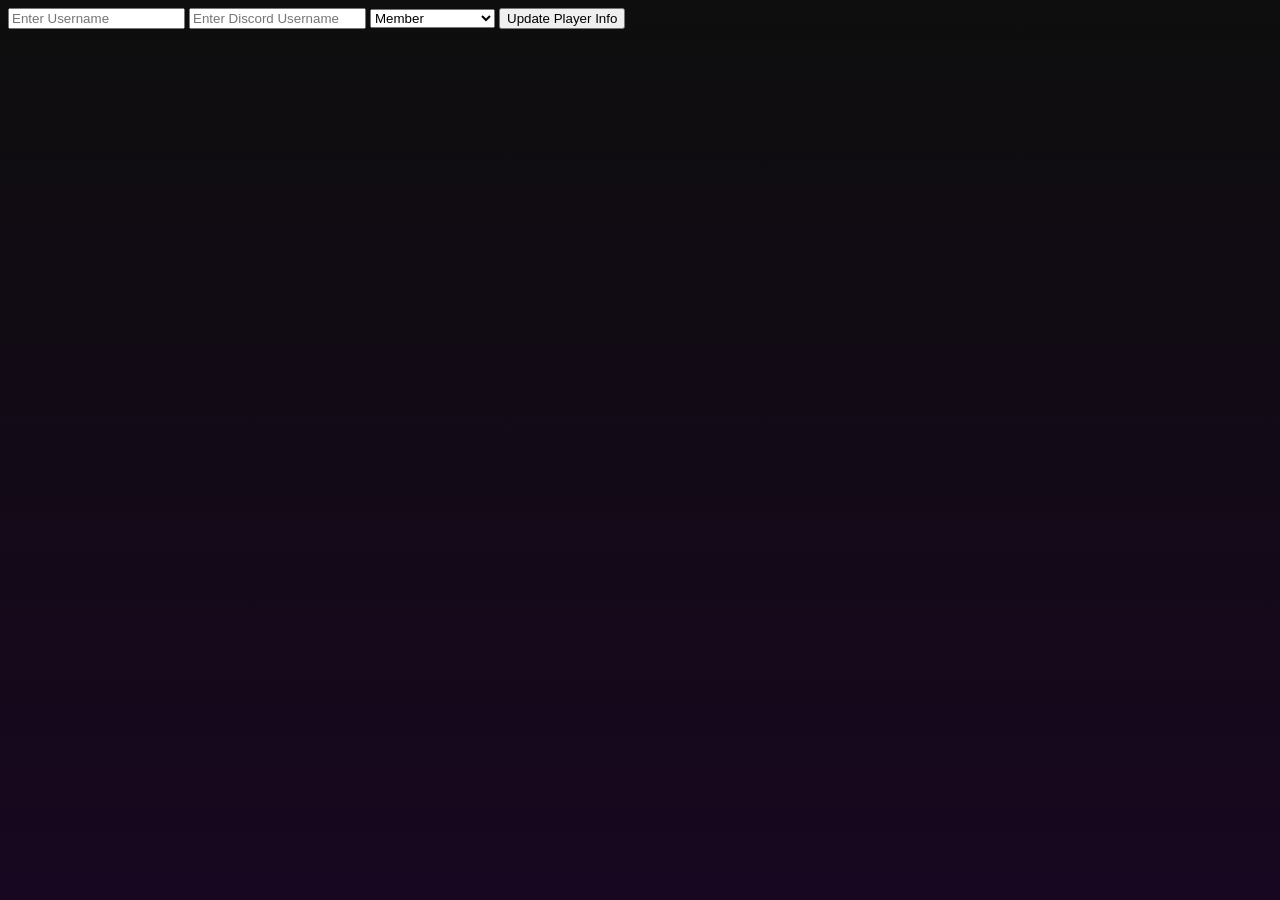
<file: html/apitest.html>
<!DOCTYPE html>
<html lang="en">
<head>
    <meta charset="UTF-8">
    <meta name="viewport" content="width=device-width, initial-scale=1.0">
    <title>osu! Player Info</title>
    <link rel="icon" type="image/x-icon" href="/media/images/logos/favicon.png">
    <link rel="stylesheet" href="/css/apitest.css">
</head>
<body>
    <div id="bgGrad"></div>

    <div class="input-container">
        <input type="text" id="usernameInput" placeholder="Enter Username">
        <input type="text" id="discordInput" placeholder="Enter Discord Username">
        <select id="statusSelect">
            <option value="Member">Member</option>
            <option value="Owner">Owner</option>
            <option value="Moderator">Moderator</option>
            <option value="Content Manager">Content Manager</option>
        </select>
        <button onclick="updatePlayerInfo()">Update Player Info</button>
    </div>

    <div class="member-info" id="playerInfo"></div>
    
    <script src="/js/apitest.js"></script>
</body>
</html>
</file>
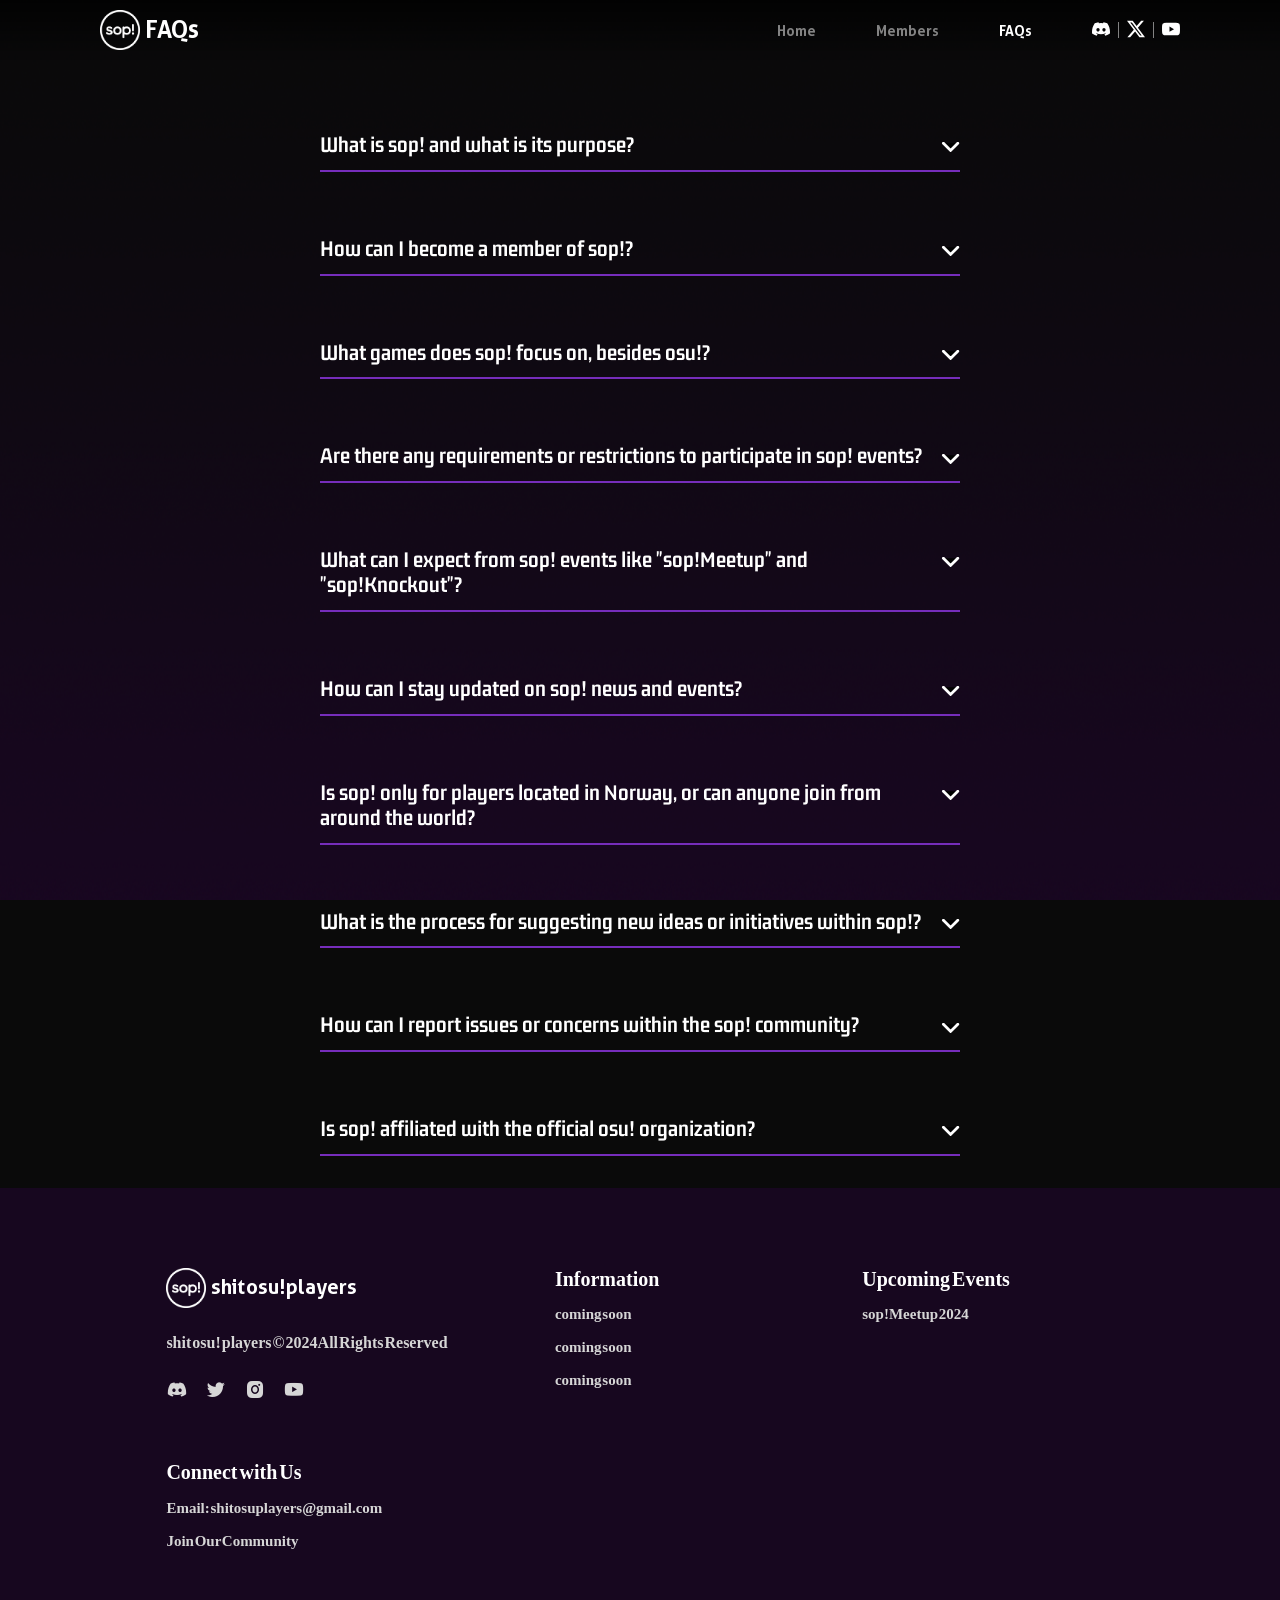
<file: html/faqs.html>
<!DOCTYPE html>
<html lang="en">

<head>
    <meta charset="UTF-8">
    <meta name="viewport" content="width=device-width, initial-scale=1.0">
    <title>shit osu! players</title>
    <link rel="icon" type="image/x-icon" href="/media/images/logos/favicon.png">
    <link rel="stylesheet" href="/css/style.css">
    <link rel="stylesheet" href="/css/faqs.css">
    <link rel="stylesheet" href="https://cdn.jsdelivr.net/npm/boxicons@latest/css/boxicons.min.css">
</head>

<body>
    <div id="bgGrad"></div>

    <header>
        <div id="headerSolid" class="headerSolid"></div>
        <div class="navbar">
            <div class="nav-branding">
                <a href="/index.html"><img src="/media/images/logos/sopWhiteOutline.png" class="logo-img"
                        data-alt-src="/media/images/logos/sop.png"></a>
                <h1></h1>
            </div>
    
            <ul class="nav-menu">
                <li class="nav-item">
                    <a href="/index.html">Home</a>
                </li>
                <li class="nav-item">
                    <a href="/html/members.html">Members</a>
                </li>
                <li class="nav-item">
                    <a href="/html/faqs.html">FAQs</a>
                </li>
    
                <li class="nav-socials">
                    <a class="discord" href="" target="_blank">
                        <img src="/media/images/icons/socials/discord-mark-white.svg">
                    </a>
    
                    <div class="vertical-seperator"></div>
    
                    <a class="twitter" href="" target="_blank">
                        <img src="/media/images/icons/socials/x-mark-white.svg">
                    </a>
    
                    <div class="vertical-seperator"></div>
    
                    <a class="youtube" href="" target="_blank">
                        <img src="/media/images/icons/socials/youtube-mark-white.svg">
                    </a>
                </li>
            </ul>
    
            <div class="hamburger">
                <span class="bar"></span>
                <span class="bar"></span>
                <span class="bar"></span>
            </div>
        </div>
    </header>


    <main>

        <div class="faqs">
            <div class="question">
                <h3>What is sop! and what is its purpose?</h3>
                <svg width="15" height="10" viewBox="0 0 42 25">
                    <path d="M3 3L21 21L39 3" stroke="white" stroke-width="7" stroke-linecap="round" />
                </svg>
            </div>
            <div class="answer">
                <p>shit osu! players (sop!) is a community based in Norway. Originally focused on the game osu!,
                    it has expanded its interests to include various other games. The purpose of sop! is to provide a
                    space for gamers to connect, make friends, and participate in community events.</p>
            </div>
        </div>

        <div class="faqs">
            <div class="question">
                <h3>How can I become a member of sop!?</h3>
                <svg width="15" height="10" viewBox="0 0 42 25">
                    <path d="M3 3L21 21L39 3" stroke="white" stroke-width="7" stroke-linecap="round" />
                </svg>
            </div>
            <div class="answer">
                <p>To become a member of sop!, you can join our Discord server and introduce yourself to the community.
                    From there, you'll be able to participate in events and activities and become an active member of
                    the community.</p>
            </div>
        </div>

        <div class="faqs">
            <div class="question">
                <h3>What games does sop! focus on, besides osu!?</h3>
                <svg width="15" height="10" viewBox="0 0 42 25">
                    <path d="M3 3L21 21L39 3" stroke="white" stroke-width="7" stroke-linecap="round" />
                </svg>
            </div>
            <div class="answer">
                <p>In addition to osu!, sop! focuses on a variety of other games based on the interests of its members.
                    This includes shooters, fighters, gatcha, and many more. The community is open to exploring new
                    games and welcoming members' suggestions.</p>
            </div>
        </div>

        <div class="faqs">
            <div class="question">
                <h3>Are there any requirements or restrictions to participate in sop! events?</h3>
                <svg width="15" height="10" viewBox="0 0 42 25">
                    <path d="M3 3L21 21L39 3" stroke="white" stroke-width="7" stroke-linecap="round" />
                </svg>
            </div>
            <div class="answer">
                <p>No, there are no specific requirements or restrictions to participate in sop! events. Everyone is
                    welcome to join, regardless of skill level or location. We encourage all members to participate and
                    have fun!</p>
            </div>
        </div>

        <div class="faqs">
            <div class="question">
                <h3>What can I expect from sop! events like "sop!Meetup" and "sop!Knockout"?</h3>
                <svg width="15" height="10" viewBox="0 0 42 25">
                    <path d="M3 3L21 21L39 3" stroke="white" stroke-width="7" stroke-linecap="round" />
                </svg>
            </div>
            <div class="answer">
                <p>sop! events like "sop!Meetup" are opportunities for members to come together to socialize, play games, and strengthen friendships.
                    "sop!Knockout" and similar events are competitive tournaments where members can showcase
                    their skills and compete for fun and sometimes prizes.</p>
            </div>
        </div>

        <div class="faqs">
            <div class="question">
                <h3>How can I stay updated on sop! news and events?</h3>
                <svg width="15" height="10" viewBox="0 0 42 25">
                    <path d="M3 3L21 21L39 3" stroke="white" stroke-width="7" stroke-linecap="round" />
                </svg>
            </div>
            <div class="answer">
                <p>You can stay updated on sop! news and events by following us on our social media accounts, including
                    Twitter, Instagram, and YouTube. Additionally, joining our Discord server is a great way to stay
                    connected with the community and receive real-time updates on upcoming events.</p>
            </div>
        </div>

        <div class="faqs">
            <div class="question">
                <h3>Is sop! only for players located in Norway, or can anyone join from around the world?</h3>
                <svg width="15" height="10" viewBox="0 0 42 25">
                    <path d="M3 3L21 21L39 3" stroke="white" stroke-width="7" stroke-linecap="round" />
                </svg>
            </div>
            <div class="answer">
                <p>sop! welcomes players from around the world. While it is based in Norway, our community is open to
                    gamers of all nationalities. We have members from diverse backgrounds and locations, creating a
                    vibrant and inclusive environment.</p>
            </div>
        </div>

        <div class="faqs">
            <div class="question">
                <h3>What is the process for suggesting new ideas or initiatives within sop!?</h3>
                <svg width="15" height="10" viewBox="0 0 42 25">
                    <path d="M3 3L21 21L39 3" stroke="white" stroke-width="7" stroke-linecap="round" />
                </svg>
            </div>
            <div class="answer">
                <p>sop! values the input and creativity of its members. If you have a new idea or initiative you'd like
                    to suggest, you can share it with the community on our Discord server or through other communication
                    channels. Our team regularly reviews and considers member suggestions to enhance the sop!
                    experience.</p>
            </div>
        </div>

        <div class="faqs">
            <div class="question">
                <h3>How can I report issues or concerns within the sop! community?</h3>
                <svg width="15" height="10" viewBox="0 0 42 25">
                    <path d="M3 3L21 21L39 3" stroke="white" stroke-width="7" stroke-linecap="round" />
                </svg>
            </div>
            <div class="answer">
                <p>If you encounter any issues or have concerns within the sop! community, we encourage you to reach out
                    to our moderation team or community leaders. You can do so through private messages on Discord or by
                    contacting us via email at [shitosuplayers@gmail.com]. We are committed to maintaining a positive
                    and inclusive environment for all members.</p>
            </div>
        </div>

        <div class="faqs">
            <div class="question">
                <h3>Is sop! affiliated with the official osu! organization?</h3>
                <svg width="15" height="10" viewBox="0 0 42 25">
                    <path d="M3 3L21 21L39 3" stroke="white" stroke-width="7" stroke-linecap="round" />
                </svg>
            </div>
            <div class="answer">
                <p>No, sop! is an independent community and is not affiliated with the official osu!
                    organization. While we share a passion for osu! and gaming, sop! operates separately and focuses on
                    fostering its own unique community experience.</p>
            </div>
        </div>

    </main>



    <footer>
        <div class="footer-content">
            <div class="footer-branding">
                <img src="/media/images/logos/sopWhiteOutline.png" alt="">
                <h1>shit osu! players</h1>
            </div>
            <p>shit osu! players © 2024 All Rights Reserved</p>
            <div class="socials">
                <a class="discord" href="" target="_blank"><i class='bx bxl-discord-alt'></i></a>
                <a class="twitter" href="" target="_blank"><i class='bx bxl-twitter'></i></a>
                <a class="instagram" href="" target="_blank"><i class='bx bxl-instagram-alt'></i></a>
                <a class="youtube" href="" target="_blank"><i class='bx bxl-youtube'></i></a>
            </div>
        </div>
    
        <div class="footer-content">
            <h4>Information</h4>
            <li><a href="">coming soon</a></li>
            <li><a href="">coming soon</a></li>
            <li><a href="">coming soon</a></li>
        </div>
    
        <div class="footer-content">
            <h4>Upcoming Events</h4>
            <li><a href="">sop!Meetup 2024</a></li>
            <li><a href=""></a></li>
        </div>
    
        <div class="footer-content">
            <h4>Connect with Us</h4>
            <li><a href="mailto:shitosuplayers@gmail.com" target="_blank">Email: shitosuplayers@gmail.com</a></li>
            <li><a href="" target="_blank">Join Our Community</a></li>
        </div>
    </footer> 

    <script src="/js/faqs.js"></script>
    <script src="/js/script.js"></script>
</body>

</html>
</file>
<file: css/apitest.css>
:root {
    --background: rgb(14, 14, 14);
    --backgroundGrad: rgb(24, 7, 32);
    --sopPurple: rgb(118, 45, 187);
}

body {
    color: white;
}

@font-face {
    font-family: Gemunu;
    src: url(/media/fonts/GemunuLibre.ttf);
}

#bgGrad {
    background: linear-gradient(var(--background), var(--backgroundGrad));
    width: 100%;
    height: 100vh;
    left: 0;
    top: 0;
    position: fixed;
    z-index: -100;
}
.member-info {  
    color: white;
    position: relative;
    height: 75px;
    width: 350px;
    
    display: flex;
    gap: 10px;
    font-family: Gemunu;
    margin-top: 20px;
    margin-left: 16px;
    margin-right: 20px;
    text-overflow:clip;
}



@media (max-width: 480px) {
    .member-info {
        transform: scale(0.8);
        margin-left: -20px;
    }
}

.profileLink {
    position: absolute;
    height: 75px;
    width: 100%;
    user-select: none;
}

.member-info h1 {
    font-size: 24px;
    margin-top: -4px;
}

.member-info .pfp {
    height: 100%;
}

.member-info .flag {
    height: 18px;
    width: auto;
}

.member-info .gamemode-icon {
    height: 18px;
    width: 18px;
    margin-left: auto;
    margin-top: auto;
}

.member-info .icon-container {
    display: flex;
    flex-direction: column;
    height: 100%;
    position: relative;
    z-index: -1;
}

.member-info .name-rank {
    display: flex;
    flex-direction: column;
    justify-content: space-between;
    gap: 4px;
}

.member-info .user-info {
    display: flex;
    gap: 5px;
}

.member-info .discord p {
    text-align: left;
    margin-top: 1px;
    font-size: 14px;
    user-select: all;
}

.member-info .discord {
    position: absolute;
    margin-top: 58px;
    margin-left: 200px;
    display: flex;
    gap: 5px;
}

.member-info .discord-icon {
    margin-top: 1px;
    height: 14px;
}

.member-info .shadow {
    height: calc(75px + 8px);
    width: calc(350px + 8px);
    background-color: black;
    opacity: 20%;
    position: absolute;
    z-index: -2;

    margin: 6px 0 0 6px;
    padding: 2px;
    box-sizing: content-box;
}

.member-info .outline {
    position: absolute;
    height: calc(75px + 8px);
    width: calc(350px + 8px);

    border-width: 1px;
    border-style: solid;
    border-color: var(--sopPurple);
    border-width: 4px;
    border-top: 0;
    border-left: 0;

    box-sizing: content-box;
    z-index: -1;
}

.member-info .outline-owner {
    position: absolute;
    height: calc(75px + 8px);
    width: calc(350px + 8px);

    border-width: 1px;
    border-style: solid;
    border-color: #F1C40F;
    border-width: 4px;
    border-top: 0;
    border-left: 0;

    box-sizing: content-box;
    z-index: -1;
}

.member-info .outline-moderator {
    position: absolute;
    height: calc(75px + 8px);
    width: calc(350px + 8px);

    border-width: 1px;
    border-style: solid;
    border-color: #E67E22;
    border-width: 4px;
    border-top: 0;
    border-left: 0;

    box-sizing: content-box;
    z-index: -1;
}

.member-info .outline-content-manager {
    position: absolute;
    height: calc(75px + 8px);
    width: calc(350px + 8px);

    border-width: 1px;
    border-style: solid;
    border-color: #E91E63;
    border-width: 4px;
    border-top: 0;
    border-left: 0;

    box-sizing: content-box;
    z-index: -1;
}

.member-info .status-member {
    font-size: 20px;
    background-color: var(--sopPurple);
    height: 25px;
    padding: 0 5px;
    margin-left: auto;
    margin-right: -20px;
    z-index: 10;
}

.member-info .status-owner {
    font-size: 20px;
    background-color: #F1C40F;
    height: 25px;
    padding: 0 5px;
    margin-left: auto;
    margin-right: -20px;
    z-index: 10;
}

.member-info .status-moderator {
    font-size: 20px;
    background-color: #E67E22;
    height: 25px;
    padding: 0 5px;
    margin-left: auto;
    margin-right: -20px;
    z-index: 10;
}

.member-info .status-content-manager {
    font-size: 20px;
    background-color: #E91E63;
    height: 25px;
    padding: 0 5px;
    margin-left: auto;
    margin-right: -20px;
    z-index: 10;
}
</file>
<file: css/style.css>
/* GLOBAL STYLING */

:root {
    --background: rgb(10, 10, 10);
    --backgroundGrad: rgb(24, 7, 32);
    --text: white;
    --sopPurple: rgb(118, 45, 187);
}

* {
    color: var(--text);
    margin: 0;
    padding: 0;
    box-sizing: border-box;
    text-decoration: none;
    list-style: none;
}

@font-face {
    font-family: Aller;
    src: url(/media/fonts/Aller_Bold.ttf);
}

@font-face {
    font-family: Gemunu;
    src: url(/media/fonts/GemunuLibre.ttf);
}

body {
    background-color: var(--background);
    overflow-x: hidden;
    font-family: Gemunu;
}

body::-webkit-scrollbar {
    width: 8px;
}

body::-webkit-scrollbar-track {
    background-color: rgb(92, 92, 92);
}

body::-webkit-scrollbar-thumb {
    background-color: rgb(200, 200, 200);
    border-radius: 100vw;
    transition: ease-in-out 0.5s;
}

body::-webkit-scrollbar-thumb:hover {
    background-color: rgb(150, 150, 150);
    transition: ease-in-out 0.5s;
}

#bgGrad {
    background-size: 100% 100%;
    width: 100vw;
    height: 100vh;
    top: 0;
    position: fixed;
    z-index: -100;
}

header {
    height: 60px;
    width: 100%;
    padding: 10px 100px;
    background: linear-gradient(rgba(0, 0, 0, 0.7), transparent);

    display: flex;
    align-items: center;
    justify-content: center;

    position: fixed;
    top: 0;
    z-index: 1000;
    user-select: none;
}

.headerSolid {
    position: absolute;
    width: 100%;
    height: 100%;
    background: linear-gradient(transparent, rgba(10,10,10,0.2));
    z-index: -1;
    opacity: 0;
    transition: ease;
    transition: 0.5s ease-out;
    backdrop-filter: blur(6px);
}

.headerSolid.show {
    opacity: 1;
    transition: 0.2s ease-out;
}

.navbar {
    width: 100%;
    height: 100%;
    display: flex;
    justify-content: space-between;
    align-items: center;
    white-space: nowrap;
}

@media (max-width: 1024px) {
    header {
        padding: 10px 5%;
    }
}

@media (max-width: 360px) {
    header {
        height: 45px;
        padding: 5px 5%;
    }

    .nav-branding h1 {
        display: none;
    }
}

.nav-branding {
    display: flex;
    align-items: center;
    height: 100%;
    float: left;
}

.nav-branding a {
    height: 100%;
    width: auto;
}

.nav-branding img {
    height: 100%;
    width: auto;
    margin-right: 5px;
    transition: transform 0.3s ease;
}

.nav-branding img:hover {
    transform: scale(1.1);
}

header h1 {
    font-family: Aller;
    font-size: 1.5em;
}

.nav-menu {
    height: 100%;
    float: right;
    display: flex;
    align-items: center;
    gap: 60px;
}

.nav-menu a {
    font-size: 14px;
    font-family: Aller;
    transition: ease-out 0.1s;
}

.nav-item a {
    opacity: 0.5;
}

.nav-item.active a {
    opacity: 1;
}

.nav-menu a:hover {
    transform: scale(1.1);
}

.navbar img {
    height: 100%;
}

.nav-socials {
    height: 100%;
    width: auto;
    gap: 8px;
    display: flex;
    align-items: center;
}

.nav-socials img {
    height: 100px;
    width: 100px;
    max-width: 18px;
    max-height: 18px;
    margin-top: 1px;
}

.vertical-seperator {
    width: 1px;
    height: 40%;
    background-color: white;
    opacity: 0.5;
}

.hamburger {
    display: none;
    cursor: pointer;
    float: right;
}

.bar {
    display: block;
    width: 25px;
    height: 3px;
    margin: 5px auto;
    -webkit-transition: all 0.3s ease-in-out;
    transition: all 0.3s ease-in-out;
    background-color: white;
}

@media (max-width:768px) {
    .hamburger {
        display: block;
    }

    .hamburger.active .bar:nth-child(2) {
        opacity: 0;
    }

    .hamburger.active .bar:nth-child(1) {
        transform: translateY(8px) rotate(45deg);
    }

    .hamburger.active .bar:nth-child(3) {
        transform: translateY(-8px) rotate(-45deg);
    }

    .nav-menu {
        height: auto;
        position: fixed;
        left: 100vw;
        top: 50px;
        gap: 0;
        flex-direction: column;
        background-color: transparent;
        width: 100%;
        text-align: center;

        transition: 0.4s;

        backdrop-filter: blur(6px);
        filter: drop-shadow(0 0 10px black);
    }

    .nav-menu.active {
        left: 0;
    }

    .nav-item {
        margin: 16px 0;
    }

    .nav-socials {
        margin: 16px 0;
        gap: 20px;
    }

    .nav-socials img {
        height: 25px;
    }

    .nav-menu a {
        padding: 10px;
    }
}

@media (max-width: 360px){
    .nav-menu {
        top: 30px;
    }
}

footer {
    word-spacing: -3px;
    padding: 80px 13% 70px;
    background-color: #17071f;
    display: grid;
    grid-template-columns: repeat(auto-fit, minmax(200px, auto));
    gap: 3.5rem;
    box-shadow: 0 50vh 0 50vh #17071f;
}

.footer-branding {
    display: flex;
    align-items: center;
    height: 40px;
}

.footer-branding img {
    height: 100%;
    margin-right: 5px;
}

.footer-branding h1 {
    font-family: Aller;
    font-size: 20px;
}

.footer-content h4 {
    color: fff;
    margin-bottom: 1.2vw;
    font-size: 20px;
    font-family: Microsoft Yi Baiti;
}

.footer-content li {
    margin-bottom: 16px;
}

.footer-content li a {
    font-family: Microsoft Yi Baiti;
    display: block;
    color: #d6d6d6;
    font-size: 15px;
    font-weight: bold;
    transition: 0.2s ease-out;
    width: auto;
}

.footer-content li a:hover {
    transform: translateY(-2px);
}


.footer-content p {
    font-family: Microsoft Yi Baiti;
    color: #d6d6d6;
    font-size: 16px;
    font-weight: bold;
    line-height: 30px;
    margin: 20px 0;
}

.socials i {
    display: inline-block;
    font-size: 22px;
    color: #d6d6d6;
    margin-right: 17px;
    transition: 0.3s ease-out;
}

.socials i:hover {
    color: #fff;
}


@media (max-width:1690px) {
    footer {}
}
</file>
<file: css/faqs.css>
main{
    min-height: 100vh;
    width: fit-content;
    max-width: 50vw;
    margin: 0 auto;
    display: flex;
    flex-direction: column;
    align-items: center;
    margin-top: 100px;
}

.faqs {
    font-family: Gemunu;
    width: 100%;
    padding-bottom: 1vw;
    border-bottom: 2px solid var(--sopPurple);
    padding-right: 100;
    cursor: pointer;
    margin: 2.5vw 0;
}

.question {
    display: flex;
    justify-content: space-between;
    align-items: center;
}

.question h3 {
    font-size: 1.8vw;
}

.faqs svg {
    margin-left: 10px;
    margin-top: 0.8vw;
    margin-bottom: auto;
    min-width: 1.5vw;
}

.faqs.active svg{
    transform: rotate(-180deg);
}

.answer {
    max-height: 0;
    overflow: hidden;
}

.faqs.active .answer {
    max-height: fit-content;
}

.answer p {
    padding-top: 1vw;
    line-height: 1.5;
    font-size: 1.4vw;
    opacity: 0.8;
}

@media screen and (max-width: 1024px) {
    .content {
        margin-top: 100px;
    }

    .faqs {
        width: calc(100vw - 100px);
        margin-top: 4vw;
        padding-bottom: 2vw;
        border-bottom: 2px solid var(--sopPurple);
        padding-right: 200;
    }

    .question h3 {
        font-size: 3.6vw;
    }

    .faqs svg {
        margin-left: 20px;
        margin-top: 1.6vw;
        min-width: 3vw;
    }

    .answer p {
        padding-top: 2vw;
        font-size: 2.8vw;
    }
}


@media screen and (max-width: 400px) {
    .content {
        margin-top: 75px;
    }

    .faqs {
        width: calc(100vw - 30px);
        margin-top: 6vw;
        padding-bottom: 3vw;
        border-bottom: 3px solid var(--sopPurple);
        padding-right: 300;
    }

    .question h3 {
        font-size: 5.4vw;
    }

    .faqs svg {
        margin-left: 30px;
        margin-top: 2.4vw;
        min-width: 4.5vw;
    }

    .answer p {
        padding-top: 3vw;
        line-height: 4.8vw;
        font-size: 4.2vw;
    }
}
</file>
